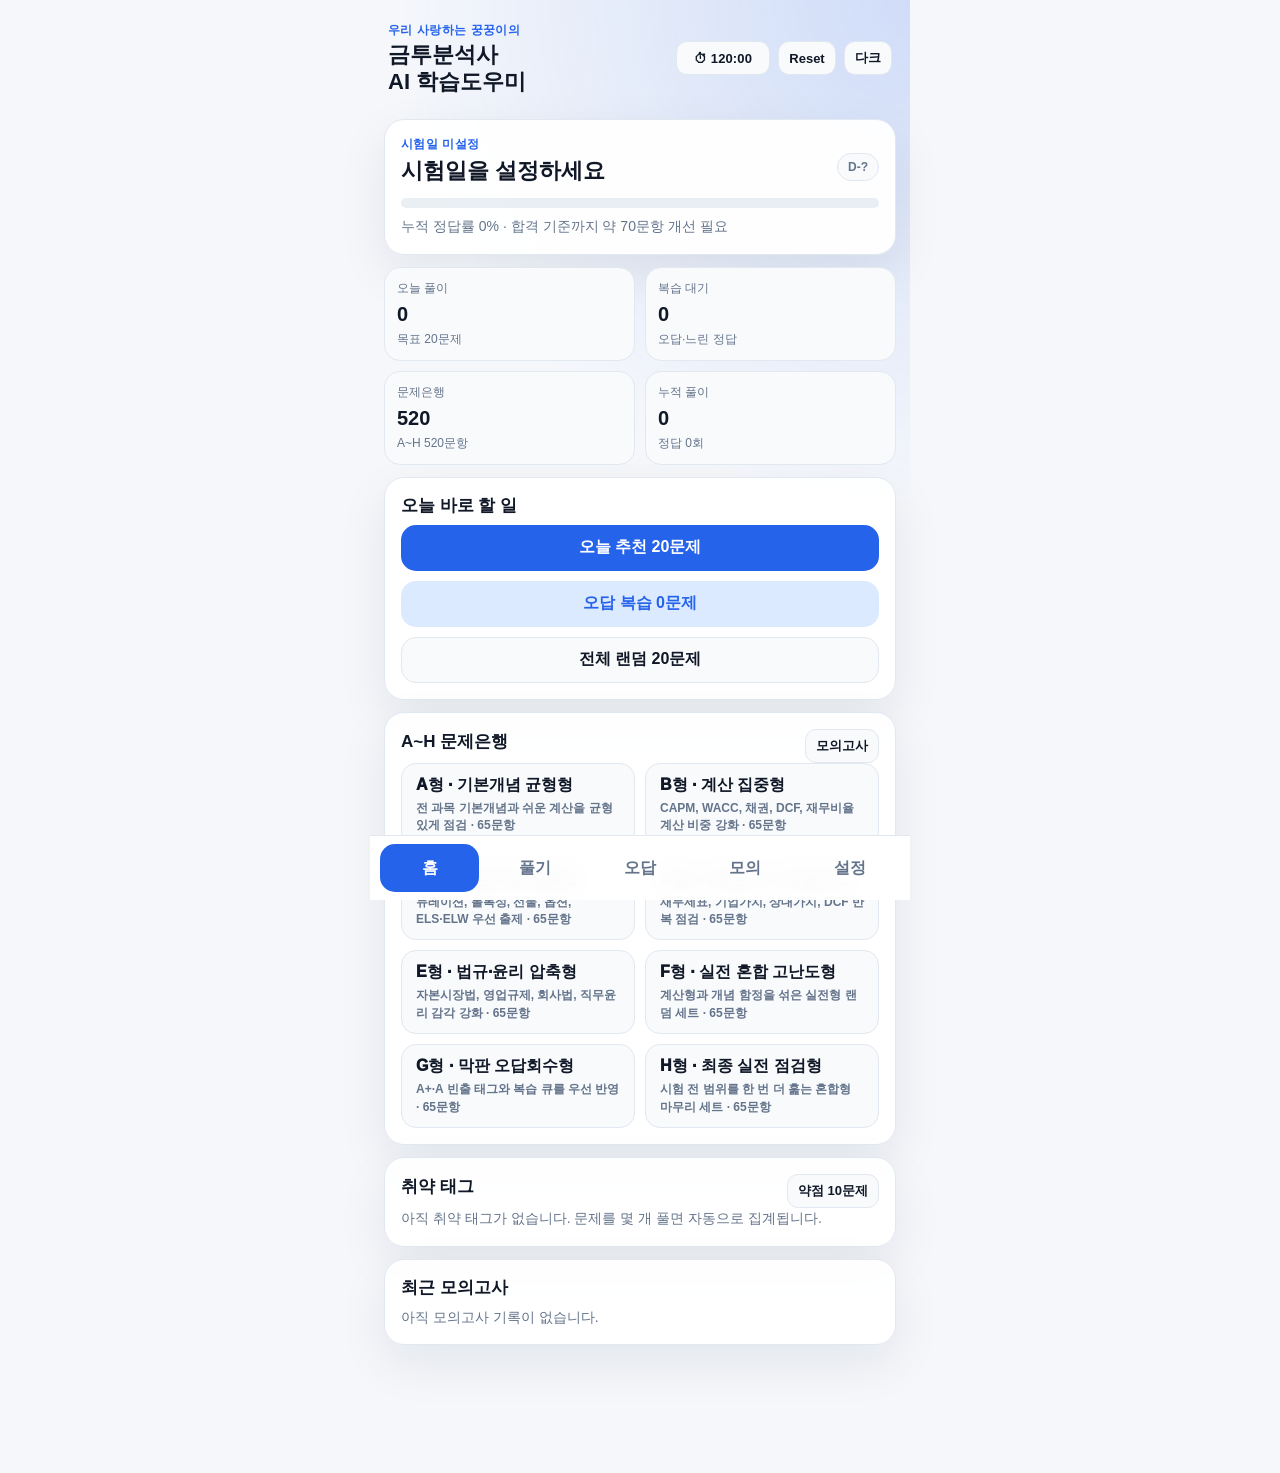
<file: index.html>
<!doctype html>
<html lang="ko" data-theme="light">
<head>
  <meta charset="utf-8" />
  <meta name="viewport" content="width=device-width, initial-scale=1, viewport-fit=cover" />
  <meta name="theme-color" content="#f5f7fb" />
  <title>우리 사랑하는 꿍꿍이의 금투분석사 AI 학습도우미</title>
  <link rel="manifest" href="manifest.webmanifest" />
  <link rel="stylesheet" href="styles.css" />
</head>
<body>
  <div id="app-shell">
    <header class="app-header">
      <div>
        <p class="eyebrow">우리 사랑하는 꿍꿍이의</p>
        <h1>금투분석사<br />AI 학습도우미</h1>
      </div>
      <div class="header-actions">
        <button id="appTimerToggle" class="ghost small timer-toggle" data-action="toggle-app-timer" type="button" aria-label="타이머 시작 또는 일시정지">⏱ 120:00</button>
        <button id="appTimerReset" class="ghost small timer-reset" data-action="reset-app-timer" type="button" aria-label="타이머 초기화">Reset</button>
        <button id="themeToggle" class="ghost small" data-action="toggle-theme" type="button">다크</button>
        <button id="installBtn" class="ghost small hidden" type="button">설치</button>
      </div>
    </header>

    <main id="view" class="view" aria-live="polite"></main>

    <nav class="tabbar" aria-label="주요 메뉴">
      <button class="tab active" data-tab="home" type="button">홈</button>
      <button class="tab" data-tab="quiz" type="button">풀기</button>
      <button class="tab" data-tab="wrong" type="button">오답</button>
      <button class="tab" data-tab="mock" type="button">모의</button>
      <button class="tab" data-tab="settings" type="button">설정</button>
    </nav>
  </div>

  <div id="toast" class="toast hidden" role="status"></div>

  <script src="app.js"></script>
</body>
</html>
</file>
<file: styles.css>
:root {
  --bg: #f5f7fb;
  --surface: #ffffff;
  --surface-2: #f8fafc;
  --ink: #101827;
  --muted: #64748b;
  --line: #e2e8f0;
  --primary: #2563eb;
  --primary-soft: #dbeafe;
  --primary-ink: #ffffff;
  --danger: #dc2626;
  --danger-soft: #fee2e2;
  --success: #15803d;
  --success-soft: #dcfce7;
  --warning: #b45309;
  --warning-soft: #fef3c7;
  --chip: #eef2ff;
  --shadow: 0 18px 50px rgba(15, 23, 42, .08);
  --radius: 20px;
  color-scheme: light;
}

html[data-theme="dark"] {
  --bg: #0b1220;
  --surface: #111827;
  --surface-2: #0f172a;
  --ink: #e5e7eb;
  --muted: #94a3b8;
  --line: #263244;
  --primary: #60a5fa;
  --primary-soft: #172554;
  --primary-ink: #07111f;
  --danger: #f87171;
  --danger-soft: #3f1d22;
  --success: #4ade80;
  --success-soft: #12301d;
  --warning: #fbbf24;
  --warning-soft: #3b2b0d;
  --chip: #18233a;
  --shadow: 0 18px 50px rgba(0, 0, 0, .28);
  color-scheme: dark;
}

* { box-sizing: border-box; }

html, body {
  margin: 0;
  min-height: 100%;
  background: var(--bg);
  color: var(--ink);
  font-family: -apple-system, BlinkMacSystemFont, "Apple SD Gothic Neo", "Noto Sans KR", "Segoe UI", sans-serif;
}

body { padding: env(safe-area-inset-top) 0 env(safe-area-inset-bottom); }
button, input, select, textarea { font: inherit; }
button { border: 0; cursor: pointer; }
button:disabled { opacity: .5; cursor: not-allowed; }

#app-shell {
  width: min(100%, 540px);
  min-height: 100vh;
  margin: 0 auto;
  position: relative;
  background: radial-gradient(circle at top right, color-mix(in srgb, var(--primary) 18%, transparent), transparent 32rem), var(--bg);
  padding-bottom: 88px;
}

.app-header {
  padding: 22px 18px 12px;
  display: flex;
  align-items: center;
  justify-content: space-between;
  gap: 16px;
}
.header-actions { display:flex; gap: 8px; align-items:center; }
.eyebrow { margin: 0 0 4px; color: var(--primary); font-weight: 900; font-size: 12px; letter-spacing: .04em; line-height: 1.35; }
h1, h2, h3, p { margin-top: 0; }
h1 { margin-bottom: 0; font-size: 22px; line-height: 1.2; }
h2 { margin-bottom: 12px; font-size: 22px; }
h3 { margin-bottom: 8px; font-size: 17px; }
.view { padding: 0 14px 28px; }

.card {
  background: color-mix(in srgb, var(--surface) 96%, transparent);
  border: 1px solid var(--line);
  box-shadow: var(--shadow);
  border-radius: var(--radius);
  padding: 16px;
  margin: 12px 0;
}
.card.flat { box-shadow: none; background: var(--surface-2); }
.grid2 { display: grid; grid-template-columns: 1fr 1fr; gap: 10px; }
.grid3 { display: grid; grid-template-columns: repeat(3, 1fr); gap: 10px; }
.metric { background: var(--surface-2); border: 1px solid var(--line); border-radius: 16px; padding: 12px; }
.metric .label { color: var(--muted); font-size: 12px; margin: 0 0 6px; }
.metric .value { font-size: 20px; font-weight: 900; margin: 0; }
.metric .sub { color: var(--muted); font-size: 12px; margin: 5px 0 0; }
.progress { height: 10px; background: color-mix(in srgb, var(--line) 70%, transparent); border-radius: 999px; overflow: hidden; }
.progress > span { display: block; height: 100%; width: var(--w, 0%); background: var(--primary); border-radius: inherit; transition: width .25s ease; }
.stack { display: flex; flex-direction: column; gap: 10px; }
.row { display: flex; align-items: center; justify-content: space-between; gap: 10px; }
.row.wrap { flex-wrap: wrap; }
.actions { display: grid; grid-template-columns: 1fr; gap: 10px; }
.actions.two { grid-template-columns: 1fr 1fr; }
.actions.three { grid-template-columns: repeat(3, 1fr); }
.primary, .secondary, .ghost, .danger { min-height: 46px; border-radius: 15px; padding: 11px 14px; font-weight: 900; }
.primary { background: var(--primary); color: var(--primary-ink); }
.secondary { background: var(--primary-soft); color: var(--primary); }
.ghost { background: var(--surface-2); border: 1px solid var(--line); color: var(--ink); }
.danger { background: var(--danger-soft); color: var(--danger); }
.small { min-height: 34px; border-radius: 11px; padding: 7px 10px; font-size: 13px; }
.hidden { display:none !important; }
.note { color: var(--muted); font-size: 14px; line-height: 1.55; margin-bottom: 0; }
.muted { color: var(--muted); }
.chips { display: flex; flex-wrap: wrap; gap: 8px; }
.chip { display: inline-flex; align-items: center; justify-content: center; min-height: 28px; border-radius: 999px; padding: 5px 10px; background: var(--chip); color: var(--primary); font-size: 12px; font-weight: 900; border: 1px solid color-mix(in srgb, var(--primary) 18%, transparent); }
.chip.gray { color: var(--muted); background: var(--surface-2); border-color: var(--line); }
.chip.red { color: var(--danger); background: var(--danger-soft); border-color: color-mix(in srgb, var(--danger) 30%, transparent); }
.chip.green { color: var(--success); background: var(--success-soft); border-color: color-mix(in srgb, var(--success) 30%, transparent); }
.chip.yellow { color: var(--warning); background: var(--warning-soft); border-color: color-mix(in srgb, var(--warning) 30%, transparent); }
.list { display:flex; flex-direction:column; gap:10px; }
.item { border: 1px solid var(--line); background: var(--surface-2); border-radius: 16px; padding: 12px; }
.item-title { font-weight: 900; line-height: 1.35; }
.item-meta { margin-top: 5px; color: var(--muted); font-size: 12px; line-height: 1.45; }
.question-stem { font-size: 18px; line-height: 1.55; font-weight: 800; margin: 18px 0; white-space: pre-wrap; }
.choice { width:100%; text-align:left; min-height: 52px; border-radius: 16px; padding: 13px 14px; background: var(--surface-2); color: var(--ink); border: 1px solid var(--line); line-height:1.45; }
.choice.selected { border-color: var(--primary); background: var(--primary-soft); font-weight: 900; }
.choice.correct { border-color: var(--success); background: var(--success-soft); color: var(--success); }
.choice.wrong { border-color: var(--danger); background: var(--danger-soft); color: var(--danger); }
.explanation { margin-top: 8px; padding: 8px; border-radius: 12px; background: var(--surface-2); border: 1px solid var(--line); white-space: normal; line-height:1.48; }
.explanation-detailed { display: grid; gap: 7px; padding: 8px; }
.explain-section { border: 1px solid var(--line); background: color-mix(in srgb, var(--surface) 75%, var(--surface-2)); border-radius: 11px; padding: 8px 10px; }
.explain-section p { margin: 4px 0 0; color: var(--ink); line-height: 1.5; font-size: 13.5px; }
.explain-title { font-weight: 950; color: var(--primary); font-size: 13px; letter-spacing: .01em; }
.explain-section strong { color: var(--primary); }

.form { display:grid; gap: 12px; }
.field { display:grid; gap: 6px; }
.field label { color: var(--muted); font-size: 13px; font-weight: 800; }
input, select, textarea { width:100%; border: 1px solid var(--line); border-radius: 14px; padding: 12px; background: var(--surface-2); color: var(--ink); }
.table { width:100%; border-collapse: collapse; font-size: 13px; overflow:hidden; border-radius: 14px; }
.table th, .table td { padding: 10px 8px; border-bottom: 1px solid var(--line); text-align:left; vertical-align:top; }
.table th { color: var(--muted); font-weight: 900; }
.law-exempt { opacity:.45; }
.timer-box { position: sticky; top: 0; z-index: 3; margin-top: 0; }
.timer-text { font-size: 20px; font-weight: 950; font-variant-numeric: tabular-nums; }
.answer-grid { display:grid; grid-template-columns: repeat(10, 1fr); gap: 5px; }
.answer-dot { min-height: 28px; border-radius: 8px; background: var(--surface-2); border: 1px solid var(--line); color: var(--muted); font-size: 11px; font-weight: 800; }
.answer-dot.current { border-color: var(--primary); color: var(--primary); }
.answer-dot.answered { background: var(--primary-soft); color: var(--primary); }
.bank-card { text-align:left; display:block; width:100%; min-height: auto; }
.bank-title { font-weight: 950; margin-bottom: 4px; }
.bank-desc { color: var(--muted); font-size: 12px; line-height: 1.45; }
.tabbar { position: fixed; left: 50%; bottom: 0; transform: translateX(-50%); width: min(100%, 540px); display:grid; grid-template-columns: repeat(5, 1fr); gap: 6px; padding: 8px 10px calc(8px + env(safe-area-inset-bottom)); background: color-mix(in srgb, var(--surface) 94%, transparent); border-top: 1px solid var(--line); backdrop-filter: blur(14px); }
.tab { min-height: 48px; border-radius: 15px; background: transparent; color: var(--muted); font-weight: 900; }
.tab.active { background: var(--primary); color: var(--primary-ink); }
.toast { position: fixed; left: 50%; bottom: 86px; transform: translateX(-50%); width: min(92%, 500px); background: color-mix(in srgb, var(--ink) 92%, transparent); color: var(--bg); padding: 12px 14px; border-radius: 14px; text-align: center; font-weight: 800; z-index: 20; box-shadow: var(--shadow); }
@media (max-width: 380px) {
  .actions.two, .actions.three, .grid2, .grid3 { grid-template-columns: 1fr; }
  .answer-grid { grid-template-columns: repeat(5, 1fr); }
  h1 { font-size: 19px; }
}


.explain-section.emphasis { border-color: var(--primary); background: var(--primary-soft); }
.explain-list { margin: 5px 0 0; padding-left: 18px; line-height: 1.5; font-size: 13.5px; }
.choice-analysis { display: grid; gap: 5px; margin: 5px 0 0; padding-left: 0 !important; list-style: none; white-space: normal; }
.choice-analysis li { display: grid; gap: 4px; padding: 7px 8px; border: 1px solid var(--line); border-radius: 10px; background: var(--surface); font-size: 13.5px; line-height: 1.48; }
.choice-analysis .chip { width: fit-content; }


.timer-toggle {
  min-width: 94px;
  font-variant-numeric: tabular-nums;
  letter-spacing: .01em;
}
.timer-reset {
  min-width: 58px;
  padding-left: 9px;
  padding-right: 9px;
}
.timer-toggle.timer-running {
  background: var(--primary);
  color: var(--primary-ink);
  border-color: var(--primary);
}
.timer-toggle.timer-paused {
  color: var(--warning);
  background: var(--warning-soft);
  border-color: color-mix(in srgb, var(--warning) 30%, transparent);
}
.timer-note { margin-top: 4px; font-size: 12px; }
.hint-actions { display: flex; justify-content: flex-end; margin: -6px 0 10px; }
.hint-box {
  border: 1px solid color-mix(in srgb, var(--primary) 34%, var(--line));
  background: color-mix(in srgb, var(--primary-soft) 55%, var(--surface));
  border-radius: 16px;
  padding: 12px;
  margin: 0 0 12px;
  line-height: 1.58;
}
.hint-title {
  font-weight: 950;
  color: var(--primary);
  margin-bottom: 6px;
}
.hint-box p { margin: 6px 0 0; color: var(--ink); font-size: 14px; }
@media (max-width: 430px) {
  .app-header { align-items: flex-start; }
  .header-actions { flex-wrap: wrap; justify-content: flex-end; max-width: 190px; }
  .timer-toggle { min-width: 100px; }
  .timer-reset { min-width: 58px; }
}


.review-list { display: grid; gap: 8px; }
.review-item {
  border: 1px solid var(--line);
  border-radius: 14px;
  background: var(--surface-2);
  overflow: hidden;
}
.review-item.correct { border-color: color-mix(in srgb, var(--success) 26%, var(--line)); }
.review-item.wrong { border-color: color-mix(in srgb, var(--danger) 28%, var(--line)); }
.review-item summary {
  cursor: pointer;
  list-style: none;
  padding: 10px 11px;
}
.review-item summary::-webkit-details-marker { display: none; }
.review-summary-main { display: flex; align-items: center; gap: 8px; flex-wrap: wrap; line-height: 1.35; }
.review-summary-meta { margin-top: 4px; color: var(--muted); font-size: 12px; line-height: 1.35; }
.review-body { padding: 0 10px 10px; cursor: pointer; }
.review-choice-summary { display: flex; flex-wrap: wrap; gap: 6px; margin: 0 0 8px; }
.review-choices .choice { cursor: default; }

.review-body .question-stem { margin: 10px 0; font-size: 16px; line-height: 1.45; }
.review-body .stack { gap: 6px; }
.review-body .choice { min-height: auto; padding: 9px 10px; border-radius: 11px; line-height: 1.38; }
.review-body .explanation { margin-top: 8px; }
.review-body .explain-title { font-size: 12.5px; }
.review-body .chip { min-height: 24px; padding: 3px 8px; }
</file>
